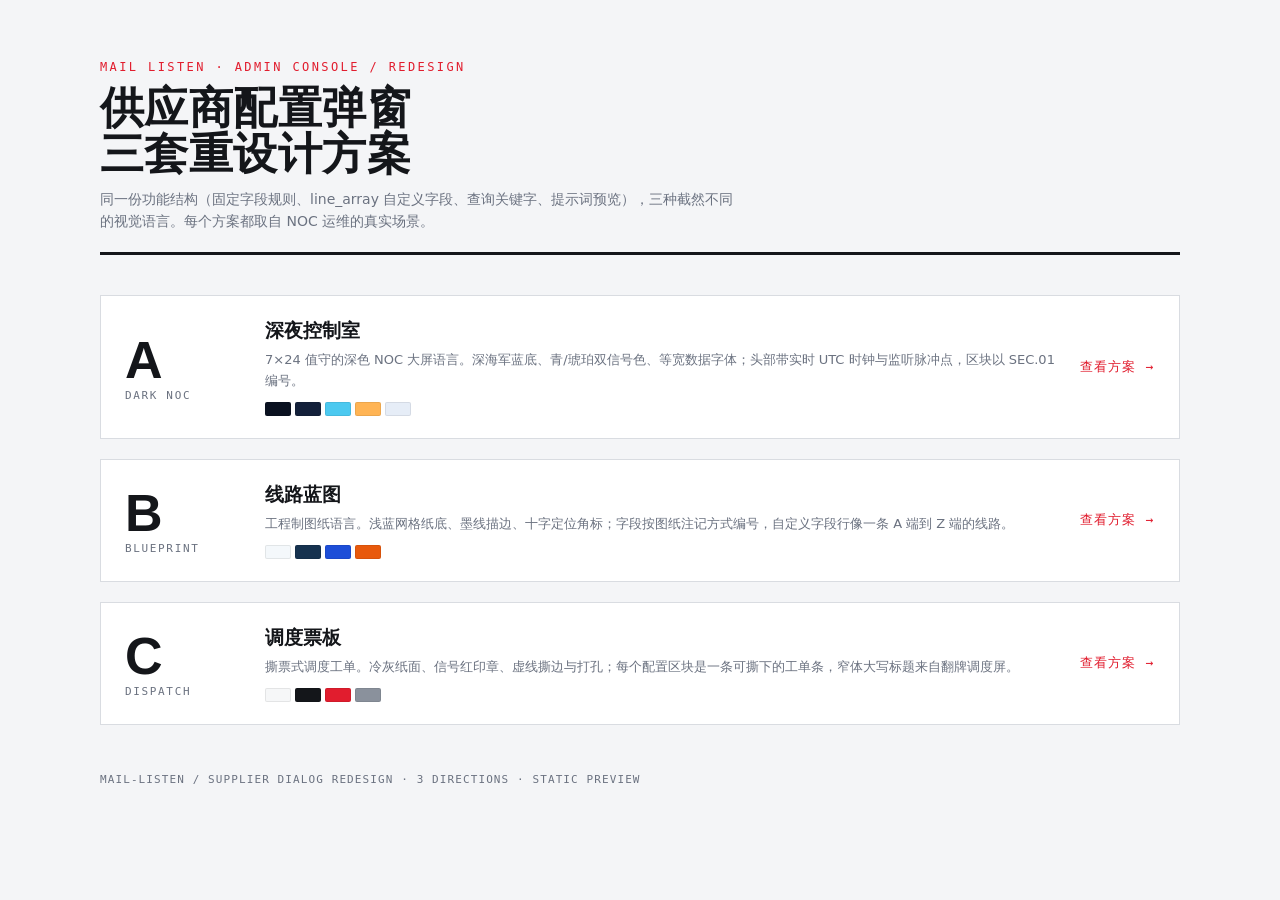
<file: mail-listen/static/design/index.html>
<!doctype html>
<html lang="zh-CN">
<head>
<meta charset="utf-8">
<meta name="viewport" content="width=device-width, initial-scale=1">
<title>供应商配置弹窗 · 三套重设计方案</title>
<style>
  :root{
    --ink:#14161a; --paper:#f4f5f7; --muted:#6b7280; --line:#d9dce1; --red:#e11d2e;
  }
  *{box-sizing:border-box;margin:0}
  body{
    background:var(--paper); color:var(--ink);
    font-family:"Helvetica Neue","PingFang SC",system-ui,sans-serif;
    padding:48px 24px 80px;
  }
  .wrap{max-width:1080px;margin:0 auto}
  header{margin-bottom:40px;border-bottom:3px solid var(--ink);padding-bottom:20px}
  header .eyebrow{
    font-family:"SF Mono",Menlo,Consolas,monospace; font-size:12px; letter-spacing:.2em;
    color:var(--red); text-transform:uppercase; margin-bottom:8px;
  }
  header h1{
    font-family:"Avenir Next Condensed","Helvetica Neue","PingFang SC",sans-serif;
    font-size:44px; line-height:1.05; letter-spacing:.01em; text-transform:uppercase;
  }
  header p{margin-top:10px;color:var(--muted);max-width:640px;font-size:14px;line-height:1.6}
  .plans{display:grid;gap:20px}
  .plan{
    display:grid; grid-template-columns:120px 1fr auto; gap:20px; align-items:center;
    border:1px solid var(--line); background:#fff; padding:22px 24px;
    text-decoration:none; color:inherit;
    transition:transform .15s ease, box-shadow .15s ease;
  }
  .plan:hover{transform:translateY(-2px);box-shadow:0 12px 32px rgb(20 22 26 / 12%)}
  .plan:focus-visible{outline:3px solid var(--red);outline-offset:2px}
  .plan .no{
    font-family:"Avenir Next Condensed","Helvetica Neue",sans-serif;
    font-size:52px; font-weight:700; line-height:1; color:var(--ink);
  }
  .plan .no small{display:block;font-family:"SF Mono",Menlo,monospace;font-size:11px;color:var(--muted);letter-spacing:.15em;margin-top:4px;font-weight:400}
  .plan h2{font-size:19px;margin-bottom:6px}
  .plan p{font-size:13px;color:var(--muted);line-height:1.6}
  .plan .tags{margin-top:8px;display:flex;gap:6px;flex-wrap:wrap}
  .plan .tag{
    font-family:"SF Mono",Menlo,monospace; font-size:11px; padding:3px 8px;
    border:1px solid var(--line); color:var(--muted); border-radius:3px;
  }
  .plan .go{
    font-family:"SF Mono",Menlo,monospace; font-size:13px; letter-spacing:.1em;
    color:var(--red); white-space:nowrap;
  }
  .swatch-row{display:flex;gap:4px;margin-top:10px}
  .swatch{width:26px;height:14px;border-radius:2px;border:1px solid rgb(0 0 0 / 8%)}
  footer{margin-top:48px;font-family:"SF Mono",Menlo,monospace;font-size:11px;color:var(--muted);letter-spacing:.1em}
  @media (max-width:720px){.plan{grid-template-columns:1fr}.plan .no{font-size:36px}}
</style>
</head>
<body>
<div class="wrap">
  <header>
    <p class="eyebrow">Mail Listen · Admin Console / Redesign</p>
    <h1>供应商配置弹窗<br>三套重设计方案</h1>
    <p>同一份功能结构（固定字段规则、line_array 自定义字段、查询关键字、提示词预览），三种截然不同的视觉语言。每个方案都取自 NOC 运维的真实场景。</p>
  </header>

  <div class="plans">
    <a class="plan" href="plan-a.html">
      <div class="no">A<small>DARK NOC</small></div>
      <div>
        <h2>深夜控制室</h2>
        <p>7×24 值守的深色 NOC 大屏语言。深海军蓝底、青/琥珀双信号色、等宽数据字体；头部带实时 UTC 时钟与监听脉冲点，区块以 SEC.01 编号。</p>
        <div class="swatch-row">
          <span class="swatch" style="background:#0a1120"></span>
          <span class="swatch" style="background:#13203a"></span>
          <span class="swatch" style="background:#4cc9f0"></span>
          <span class="swatch" style="background:#ffb454"></span>
          <span class="swatch" style="background:#e6edf7"></span>
        </div>
      </div>
      <span class="go">查看方案 →</span>
    </a>

    <a class="plan" href="plan-b.html">
      <div class="no">B<small>BLUEPRINT</small></div>
      <div>
        <h2>线路蓝图</h2>
        <p>工程制图纸语言。浅蓝网格纸底、墨线描边、十字定位角标；字段按图纸注记方式编号，自定义字段行像一条 A 端到 Z 端的线路。</p>
        <div class="swatch-row">
          <span class="swatch" style="background:#f4f8fb"></span>
          <span class="swatch" style="background:#16324f"></span>
          <span class="swatch" style="background:#1d4ed8"></span>
          <span class="swatch" style="background:#e8590c"></span>
        </div>
      </div>
      <span class="go">查看方案 →</span>
    </a>

    <a class="plan" href="plan-c.html">
      <div class="no">C<small>DISPATCH</small></div>
      <div>
        <h2>调度票板</h2>
        <p>撕票式调度工单。冷灰纸面、信号红印章、虚线撕边与打孔；每个配置区块是一条可撕下的工单条，窄体大写标题来自翻牌调度屏。</p>
        <div class="swatch-row">
          <span class="swatch" style="background:#f6f7f8"></span>
          <span class="swatch" style="background:#14161a"></span>
          <span class="swatch" style="background:#e11d2e"></span>
          <span class="swatch" style="background:#8a919c"></span>
        </div>
      </div>
      <span class="go">查看方案 →</span>
    </a>
  </div>

  <footer>MAIL-LISTEN / SUPPLIER DIALOG REDESIGN · 3 DIRECTIONS · STATIC PREVIEW</footer>
</div>
</body>
</html>
</file>
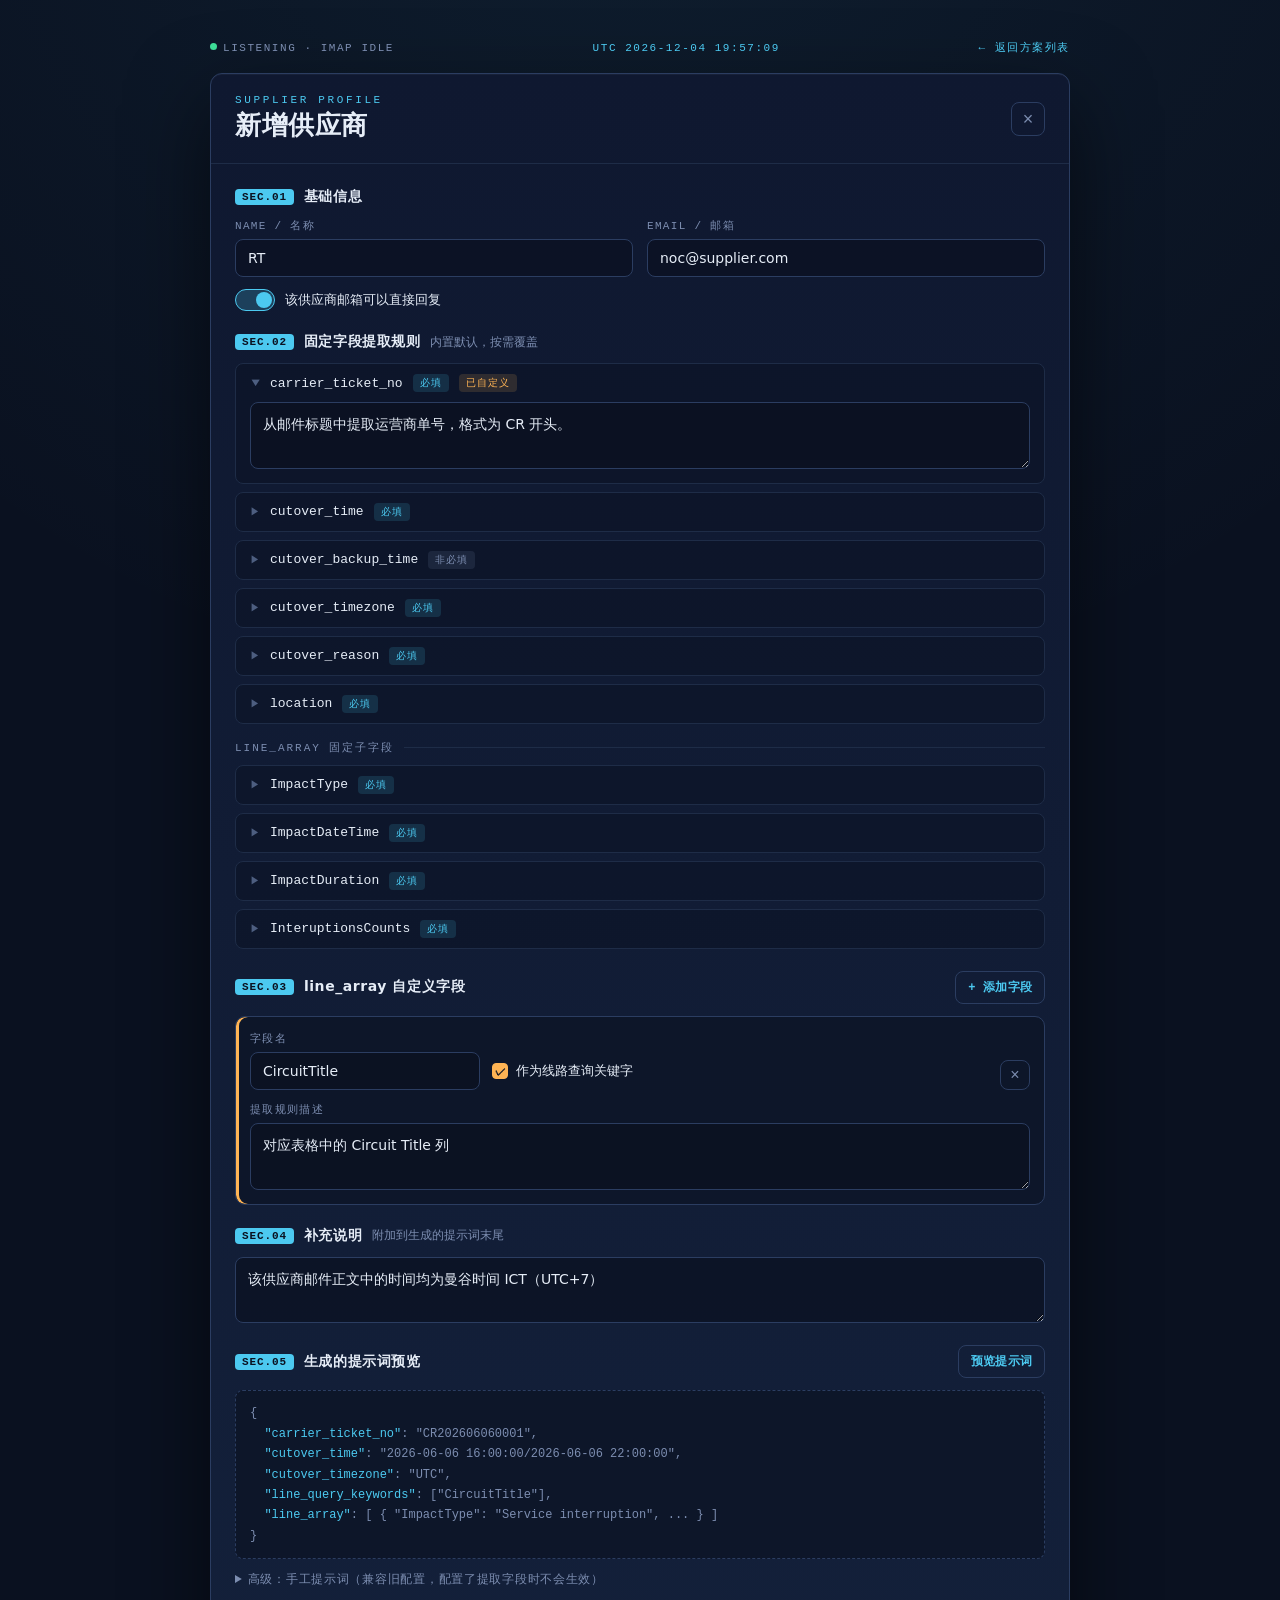
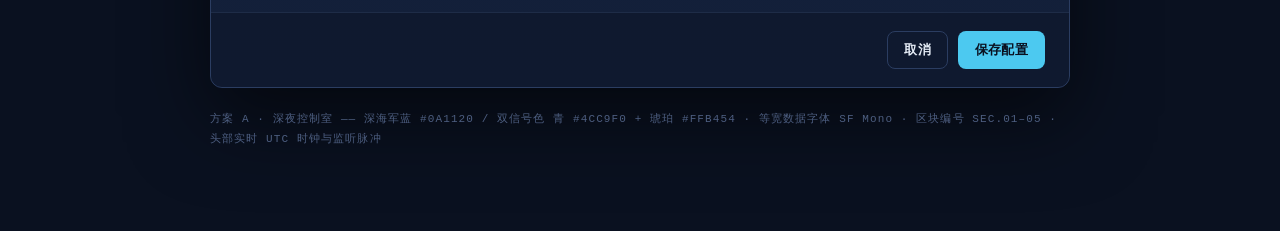
<file: mail-listen/static/design/plan-a.html>
<!doctype html>
<html lang="zh-CN">
<head>
<meta charset="utf-8">
<meta name="viewport" content="width=device-width, initial-scale=1">
<title>方案 A · 深夜控制室 — 供应商配置弹窗</title>
<style>
  /* ============ 方案 A：深夜控制室 Dark NOC ============
     场景：7×24 NOC 值守大屏。深色降低夜间值守视觉疲劳，
     青色=正常信号，琥珀=需要注意（自定义/已修改）。
  ==================================================== */
  :root{
    --bg:#0a1120; --panel:#0f1830; --panel-2:#13203a;
    --line:#1e2c47; --line-strong:#2b3d61;
    --text:#e6edf7; --muted:#7c8db0; --dim:#4d5e80;
    --cyan:#4cc9f0; --amber:#ffb454; --green:#3ddc97;
    --danger:#ff6b6b;
    --mono:"SF Mono","JetBrains Mono",Menlo,Consolas,monospace;
    --disp:"Avenir Next Condensed","Helvetica Neue","PingFang SC",sans-serif;
    --body:"Helvetica Neue","PingFang SC",system-ui,sans-serif;
  }
  *{box-sizing:border-box;margin:0}
  body{
    background:
      radial-gradient(ellipse 80% 50% at 50% -10%, rgb(76 201 240 / 7%), transparent),
      var(--bg);
    color:var(--text); font-family:var(--body);
    min-height:100dvh; padding:40px 20px 80px;
  }
  .topbar{
    max-width:860px;margin:0 auto 18px;display:flex;justify-content:space-between;align-items:center;
    font-family:var(--mono);font-size:11px;letter-spacing:.14em;color:var(--muted);text-transform:uppercase;
  }
  .topbar a{color:var(--cyan);text-decoration:none}
  .topbar a:hover{text-decoration:underline}
  .utc-clock{color:var(--cyan)}
  .status-dot{
    display:inline-block;width:7px;height:7px;border-radius:50%;background:var(--green);
    margin-right:6px;vertical-align:1px;animation:pulse 2s ease-in-out infinite;
  }
  @keyframes pulse{0%,100%{opacity:1;box-shadow:0 0 0 0 rgb(61 220 151 / 45%)}50%{opacity:.55;box-shadow:0 0 0 5px rgb(61 220 151 / 0)}}

  /* ---------- 弹窗主体 ---------- */
  .dialog{
    max-width:860px;margin:0 auto;border:1px solid var(--line-strong);border-radius:12px;
    background:linear-gradient(180deg,var(--panel),var(--panel-2));
    box-shadow:0 30px 80px rgb(0 0 0 / 55%), inset 0 1px 0 rgb(255 255 255 / 4%);
    overflow:hidden;
  }
  .dialog-head{
    display:flex;align-items:center;justify-content:space-between;gap:16px;
    padding:20px 24px;border-bottom:1px solid var(--line);
  }
  .dialog-head .eyebrow{
    font-family:var(--mono);font-size:11px;letter-spacing:.24em;color:var(--cyan);text-transform:uppercase;
  }
  .dialog-head h1{font-family:var(--disp);font-size:26px;font-weight:700;letter-spacing:.02em;margin-top:2px}
  .close-btn{
    width:34px;height:34px;border-radius:8px;border:1px solid var(--line-strong);
    background:transparent;color:var(--muted);font-size:18px;line-height:1;transition:.15s;
  }
  .close-btn:hover{color:var(--text);border-color:var(--cyan)}
  .dialog-body{padding:24px;display:grid;gap:22px}

  /* ---------- 区块：SEC 编号 ---------- */
  .sec{display:grid;gap:12px}
  .sec-head{display:flex;align-items:center;gap:10px}
  .sec-no{
    font-family:var(--mono);font-size:11px;color:var(--bg);background:var(--cyan);
    padding:2px 7px;border-radius:4px;letter-spacing:.08em;font-weight:700;
  }
  .sec-head h2{font-size:14px;font-weight:700;letter-spacing:.04em}
  .sec-head .note{font-size:12px;color:var(--muted)}
  .sec-head .spacer{flex:1}

  /* ---------- 表单控件 ---------- */
  .field-grid{display:grid;grid-template-columns:1fr 1fr;gap:14px}
  label.f{display:grid;gap:6px}
  label.f > span, .lbl{
    font-family:var(--mono);font-size:11px;letter-spacing:.12em;color:var(--muted);text-transform:uppercase;
  }
  input[type=text],input[type=email],textarea{
    width:100%;background:rgb(10 17 32 / 70%);border:1px solid var(--line-strong);border-radius:8px;
    color:var(--text);padding:10px 12px;font:14px var(--body);outline:none;transition:border-color .15s, box-shadow .15s;
  }
  input::placeholder,textarea::placeholder{color:var(--dim)}
  input:focus,textarea:focus,button:focus-visible,summary:focus-visible{
    border-color:var(--cyan);box-shadow:0 0 0 3px rgb(76 201 240 / 18%);outline:none;
  }
  textarea{resize:vertical;min-height:0;line-height:1.6}

  /* 开关 */
  .switch-row{display:flex;align-items:center;gap:10px}
  .switch{
    position:relative;width:40px;height:22px;border-radius:999px;border:1px solid var(--line-strong);
    background:rgb(10 17 32 / 80%);appearance:none;cursor:pointer;transition:.15s;flex:none;
  }
  .switch::after{
    content:"";position:absolute;top:2px;left:2px;width:16px;height:16px;border-radius:50%;
    background:var(--muted);transition:.15s;
  }
  .switch:checked{background:rgb(76 201 240 / 22%);border-color:var(--cyan)}
  .switch:checked::after{left:20px;background:var(--cyan)}
  .switch-row span{font-size:13px;color:var(--text)}

  /* ---------- 固定字段列表 ---------- */
  .fixed-list{display:grid;gap:8px}
  details.ff{
    border:1px solid var(--line);border-radius:8px;background:rgb(10 17 32 / 45%);
    transition:border-color .15s;
  }
  details.ff:hover{border-color:var(--line-strong)}
  details.ff summary{
    list-style:none;cursor:pointer;display:flex;align-items:center;gap:10px;
    padding:10px 14px;font-family:var(--mono);font-size:13px;
  }
  details.ff summary::-webkit-details-marker{display:none}
  details.ff summary .caret{color:var(--dim);font-size:10px;transition:transform .15s}
  details.ff[open] summary .caret{transform:rotate(90deg)}
  .badge{
    font-size:10px;padding:2px 7px;border-radius:4px;letter-spacing:.1em;font-family:var(--mono);
  }
  .badge.req{background:rgb(76 201 240 / 14%);color:var(--cyan)}
  .badge.opt{background:rgb(124 141 176 / 14%);color:var(--muted)}
  .badge.mod{background:rgb(255 180 84 / 14%);color:var(--amber)}
  details.ff .body{padding:0 14px 14px;display:grid;gap:8px}
  .sub-title{
    font-family:var(--mono);font-size:11px;letter-spacing:.18em;color:var(--muted);
    text-transform:uppercase;margin:8px 0 2px;display:flex;align-items:center;gap:10px;
  }
  .sub-title::after{content:"";flex:1;height:1px;background:var(--line)}

  /* ---------- 自定义字段行 ---------- */
  .line-card{
    border:1px solid var(--line-strong);border-radius:10px;padding:14px;
    background:rgb(10 17 32 / 55%);display:grid;gap:12px;position:relative;
    box-shadow:inset 3px 0 0 var(--amber);
  }
  .line-top{display:flex;align-items:flex-end;gap:12px;flex-wrap:wrap}
  .line-top .f-name{width:230px;flex:none}
  .check{display:flex;align-items:center;gap:8px;font-size:13px;cursor:pointer;margin-bottom:10px}
  .check input{
    appearance:none;width:16px;height:16px;border:1px solid var(--line-strong);border-radius:4px;
    background:transparent;cursor:pointer;display:grid;place-items:center;transition:.15s;
  }
  .check input:checked{background:var(--amber);border-color:var(--amber)}
  .check input:checked::after{content:"✓";font-size:11px;color:var(--bg);font-weight:700}
  .del-btn{
    width:30px;height:30px;border-radius:8px;border:1px solid var(--line-strong);background:transparent;
    color:var(--muted);font-size:16px;margin-left:auto;transition:.15s;flex:none;
  }
  .del-btn:hover{color:var(--danger);border-color:var(--danger)}

  /* ---------- 按钮 ---------- */
  .btn{
    border-radius:8px;padding:9px 16px;font:700 13px var(--body);letter-spacing:.02em;
    cursor:pointer;border:1px solid transparent;transition:.15s;
  }
  .btn.ghost{background:transparent;border-color:var(--line-strong);color:var(--text)}
  .btn.ghost:hover{border-color:var(--cyan);color:var(--cyan)}
  .btn.primary{background:var(--cyan);color:var(--bg)}
  .btn.primary:hover{background:#6fd7f5}
  .btn.add{background:transparent;border-color:var(--line-strong);color:var(--cyan);font-family:var(--mono);font-size:12px;padding:7px 12px}
  .btn.add:hover{border-color:var(--cyan)}

  /* ---------- 预览区 ---------- */
  .preview-box{
    border:1px dashed var(--line-strong);border-radius:8px;background:rgb(10 17 32 / 60%);
    padding:12px 14px;font-family:var(--mono);font-size:12px;line-height:1.7;color:var(--muted);
    white-space:pre-wrap;max-height:180px;overflow:auto;
  }
  .preview-box b{color:var(--cyan);font-weight:400}

  details.advanced summary{
    cursor:pointer;font-family:var(--mono);font-size:12px;color:var(--muted);letter-spacing:.06em;
  }
  details.advanced summary:hover{color:var(--text)}
  details.advanced{display:grid;gap:10px}

  .dialog-foot{
    display:flex;justify-content:flex-end;gap:10px;padding:18px 24px;border-top:1px solid var(--line);
    background:rgb(10 17 32 / 40%);
  }
  .plan-note{
    max-width:860px;margin:22px auto 0;font-family:var(--mono);font-size:11px;
    color:var(--dim);letter-spacing:.1em;line-height:1.8;
  }
  @media (max-width:640px){.field-grid{grid-template-columns:1fr}.line-top .f-name{width:100%}}
  @media (prefers-reduced-motion:reduce){*{animation:none!important;transition:none!important}}
</style>
</head>
<body>
  <div class="topbar">
    <span><span class="status-dot"></span>LISTENING · IMAP IDLE</span>
    <span class="utc-clock" id="utcClock">UTC --:--:--</span>
    <a href="index.html">← 返回方案列表</a>
  </div>

  <section class="dialog" aria-label="新增供应商">
    <div class="dialog-head">
      <div>
        <p class="eyebrow">Supplier Profile</p>
        <h1>新增供应商</h1>
      </div>
      <button class="close-btn" type="button" aria-label="关闭">×</button>
    </div>

    <div class="dialog-body">
      <!-- SEC.01 基础信息 -->
      <div class="sec">
        <div class="sec-head"><span class="sec-no">SEC.01</span><h2>基础信息</h2></div>
        <div class="field-grid">
          <label class="f"><span>Name / 名称</span><input type="text" value="RT" placeholder="例如 RT"></label>
          <label class="f"><span>Email / 邮箱</span><input type="email" value="noc@supplier.com" placeholder="noc@supplier.com"></label>
        </div>
        <div class="switch-row">
          <input class="switch" type="checkbox" id="canReply" checked>
          <span>该供应商邮箱可以直接回复</span>
        </div>
      </div>

      <!-- SEC.02 固定字段 -->
      <div class="sec">
        <div class="sec-head">
          <span class="sec-no">SEC.02</span><h2>固定字段提取规则</h2>
          <span class="note">内置默认，按需覆盖</span>
        </div>
        <div class="fixed-list">
          <details class="ff" open>
            <summary><span class="caret">▶</span>carrier_ticket_no <span class="badge req">必填</span> <span class="badge mod">已自定义</span></summary>
            <div class="body">
              <textarea rows="2">从邮件标题中提取运营商单号，格式为 CR 开头。</textarea>
            </div>
          </details>
          <details class="ff">
            <summary><span class="caret">▶</span>cutover_time <span class="badge req">必填</span></summary>
            <div class="body"><textarea rows="2">从邮件正文中提取割接时间，并转换为 UTC 时间。对应邮件内容中：Start Time 和 End Time。</textarea></div>
          </details>
          <details class="ff">
            <summary><span class="caret">▶</span>cutover_backup_time <span class="badge opt">非必填</span></summary>
            <div class="body"><textarea rows="2">提取备用割接时间（Backup Time / Reserve Time 等），规则与 cutover_time 一致。</textarea></div>
          </details>
          <details class="ff">
            <summary><span class="caret">▶</span>cutover_timezone <span class="badge req">必填</span></summary>
            <div class="body"><textarea rows="2">转换为 UTC 则输出 UTC；原文无明确时区则输出空字符串。</textarea></div>
          </details>
          <details class="ff">
            <summary><span class="caret">▶</span>cutover_reason <span class="badge req">必填</span></summary>
            <div class="body"><textarea rows="2">优先提取 Reason 字段后的完整原因描述，不根据常识补充。</textarea></div>
          </details>
          <details class="ff">
            <summary><span class="caret">▶</span>location <span class="badge req">必填</span></summary>
            <div class="body"><textarea rows="2">提取割接地点 / Site / POP / DC / A End / Z End 等字段内容。</textarea></div>
          </details>

          <p class="sub-title">line_array 固定子字段</p>
          <details class="ff">
            <summary><span class="caret">▶</span>ImpactType <span class="badge req">必填</span></summary>
            <div class="body"><textarea rows="2">影响类型，根据 Downtime 判断：中断、闪断、Service interruption 等。</textarea></div>
          </details>
          <details class="ff">
            <summary><span class="caret">▶</span>ImpactDateTime <span class="badge req">必填</span></summary>
            <div class="body"><textarea rows="2">与 cutover_time 保持一致，转换为北京时间 UTC+8。</textarea></div>
          </details>
          <details class="ff">
            <summary><span class="caret">▶</span>ImpactDuration <span class="badge req">必填</span></summary>
            <div class="body"><textarea rows="2">影响时长，从 Downtime 获取；无影响则为 0。</textarea></div>
          </details>
          <details class="ff">
            <summary><span class="caret">▶</span>InteruptionsCounts <span class="badge req">必填</span></summary>
            <div class="body"><textarea rows="2">默认值 1。</textarea></div>
          </details>
        </div>
      </div>

      <!-- SEC.03 自定义字段 -->
      <div class="sec">
        <div class="sec-head">
          <span class="sec-no">SEC.03</span><h2>line_array 自定义字段</h2>
          <span class="spacer"></span>
          <button class="btn add" type="button">+ 添加字段</button>
        </div>
        <div class="line-card">
          <div class="line-top">
            <label class="f f-name"><span>字段名</span><input type="text" value="CircuitTitle"></label>
            <label class="check"><input type="checkbox" checked>作为线路查询关键字</label>
            <button class="del-btn" type="button" aria-label="删除该字段">×</button>
          </div>
          <label class="f"><span>提取规则描述</span><textarea rows="2" placeholder="描述该字段在线路表格中的对应列和提取方式">对应表格中的 Circuit Title 列</textarea></label>
        </div>
      </div>

      <!-- SEC.04 补充说明 -->
      <div class="sec">
        <div class="sec-head"><span class="sec-no">SEC.04</span><h2>补充说明</h2><span class="note">附加到生成的提示词末尾</span></div>
        <textarea rows="2" placeholder="例如：该供应商邮件正文中的时间均为曼谷时间 ICT（UTC+7）">该供应商邮件正文中的时间均为曼谷时间 ICT（UTC+7）</textarea>
      </div>

      <!-- SEC.05 预览 -->
      <div class="sec">
        <div class="sec-head">
          <span class="sec-no">SEC.05</span><h2>生成的提示词预览</h2>
          <span class="spacer"></span>
          <button class="btn add" type="button">预览提示词</button>
        </div>
        <div class="preview-box">{
  <b>"carrier_ticket_no"</b>: "CR202606060001",
  <b>"cutover_time"</b>: "2026-06-06 16:00:00/2026-06-06 22:00:00",
  <b>"cutover_timezone"</b>: "UTC",
  <b>"line_query_keywords"</b>: ["CircuitTitle"],
  <b>"line_array"</b>: [ { "ImpactType": "Service interruption", ... } ]
}</div>
        <details class="advanced">
          <summary>高级：手工提示词（兼容旧配置，配置了提取字段时不会生效）</summary>
          <textarea rows="3" placeholder="未配置提取字段时，使用此处手工填写的提示词"></textarea>
        </details>
      </div>
    </div>

    <div class="dialog-foot">
      <button class="btn ghost" type="button">取消</button>
      <button class="btn primary" type="button">保存配置</button>
    </div>
  </section>

  <p class="plan-note">
    方案 A · 深夜控制室 —— 深海军蓝 #0A1120 / 双信号色 青 #4CC9F0 + 琥珀 #FFB454 ·
    等宽数据字体 SF Mono · 区块编号 SEC.01–05 · 头部实时 UTC 时钟与监听脉冲
  </p>

<script>
  function tick(){
    const d = new Date();
    const p = (n) => String(n).padStart(2, "0");
    document.getElementById("utcClock").textContent =
      `UTC ${d.getUTCFullYear()}-${p(d.getUTCMonth()+1)}-${p(d.getUTCDate())} ${p(d.getUTCHours())}:${p(d.getUTCMinutes())}:${p(d.getUTCSeconds())}`;
  }
  tick(); setInterval(tick, 1000);
</script>
</body>
</html>
</file>
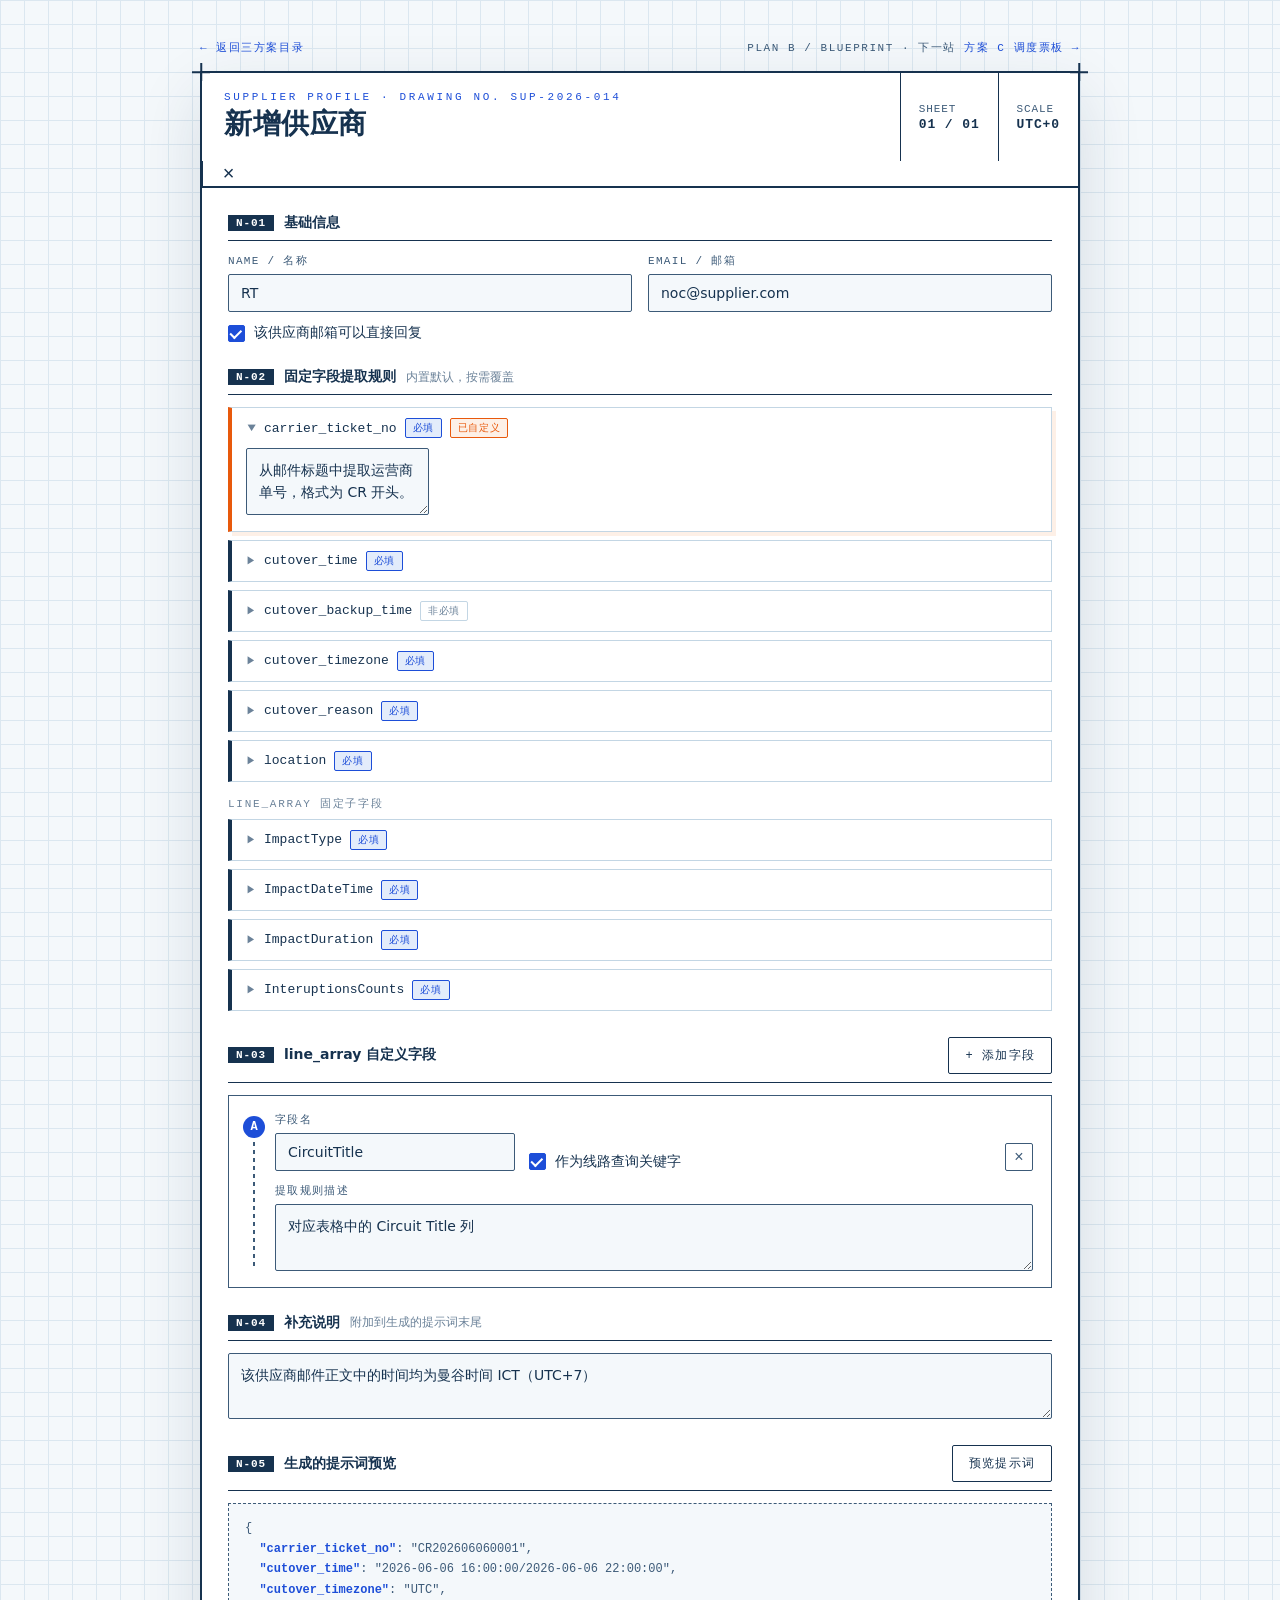
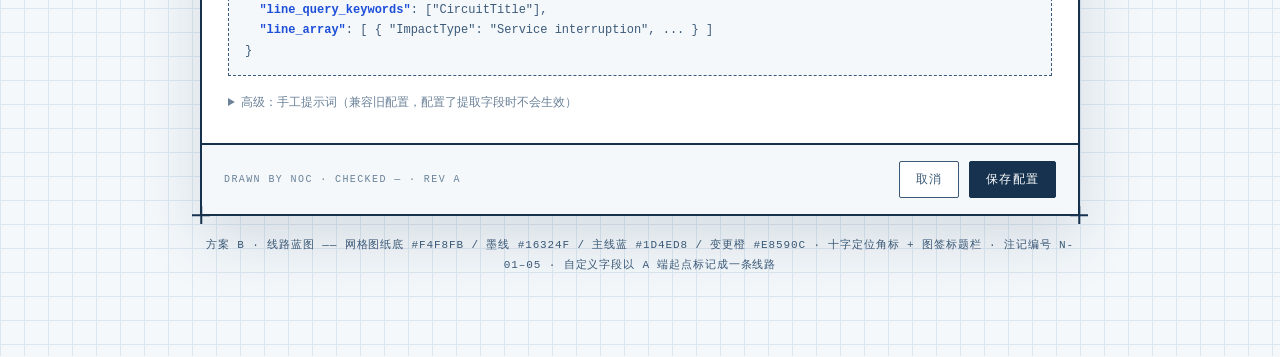
<file: mail-listen/static/design/plan-b.html>
<!doctype html>
<html lang="zh-CN">
<head>
<meta charset="utf-8">
<meta name="viewport" content="width=device-width, initial-scale=1">
<title>方案 B · 线路蓝图 — 供应商配置弹窗</title>
<style>
  /* ============ 方案 B：线路蓝图 Blueprint ============
     场景：线路开通图纸。配置一个供应商就像绘制一张割接影响图：
     网格纸底、墨线描边、十字定位角标、图纸标题栏与注记编号。
     橙色=现场变更（自定义规则），蓝=图纸主线。
  ==================================================== */
  :root{
    --paper:#f4f8fb; --grid:#dbe7f0; --grid-strong:#c3d6e4;
    --ink:#16324f; --ink-soft:#3c5a78; --muted:#6b8299;
    --blue:#1d4ed8; --blue-soft:#e3ecfb;
    --orange:#e8590c; --orange-soft:#fdf0e7;
    --white:#ffffff;
    --mono:"SF Mono","JetBrains Mono",Menlo,Consolas,monospace;
    --disp:"Avenir Next Condensed","Helvetica Neue","PingFang SC",sans-serif;
    --body:"Helvetica Neue","PingFang SC",system-ui,sans-serif;
  }
  *{box-sizing:border-box;margin:0}
  body{
    background:
      linear-gradient(var(--grid) 1px, transparent 1px),
      linear-gradient(90deg, var(--grid) 1px, transparent 1px),
      linear-gradient(var(--grid-strong) 1px, transparent 1px),
      linear-gradient(90deg, var(--grid-strong) 1px, transparent 1px),
      var(--paper);
    background-size:24px 24px,24px 24px,120px 120px,120px 120px,auto;
    color:var(--ink); font-family:var(--body);
    min-height:100dvh; padding:40px 20px 80px;
  }
  .topbar{
    max-width:880px;margin:0 auto 16px;display:flex;justify-content:space-between;align-items:center;
    font-family:var(--mono);font-size:11px;letter-spacing:.14em;color:var(--ink-soft);text-transform:uppercase;
  }
  .topbar a{color:var(--blue);text-decoration:none}
  .topbar a:hover{text-decoration:underline}

  /* ---------- 图纸框：十字定位角标 ---------- */
  .sheet{
    position:relative; max-width:880px; margin:0 auto;
    border:2px solid var(--ink); background:var(--white);
    box-shadow:0 24px 60px rgb(22 50 79 / 14%);
  }
  .cross{position:absolute;width:18px;height:18px;pointer-events:none}
  .cross::before,.cross::after{content:"";position:absolute;background:var(--ink)}
  .cross::before{left:50%;top:0;width:1.5px;height:100%;transform:translateX(-50%)}
  .cross::after{top:50%;left:0;height:1.5px;width:100%;transform:translateY(-50%)}
  .cross.tl{top:-10px;left:-10px}.cross.tr{top:-10px;right:-10px}
  .cross.bl{bottom:-10px;left:-10px}.cross.br{bottom:-10px;right:-10px}

  /* ---------- 图纸标题栏 ---------- */
  .title-block{
    display:grid;grid-template-columns:1fr auto auto;align-items:stretch;
    border-bottom:2px solid var(--ink);
  }
  .title-block .main{padding:18px 22px}
  .title-block .eyebrow{
    font-family:var(--mono);font-size:11px;letter-spacing:.24em;color:var(--blue);text-transform:uppercase;
  }
  .title-block h1{font-family:var(--disp);font-size:28px;font-weight:700;letter-spacing:.02em;margin-top:2px}
  .title-block .cell{
    border-left:1.5px solid var(--ink);padding:12px 18px;
    display:flex;flex-direction:column;justify-content:center;gap:2px;
    font-family:var(--mono);font-size:11px;letter-spacing:.08em;color:var(--ink-soft);
  }
  .title-block .cell b{font-size:13px;color:var(--ink)}
  .close-btn{
    border:none;border-left:1.5px solid var(--ink);background:transparent;width:52px;
    font-size:20px;color:var(--ink);cursor:pointer;transition:.15s;
  }
  .close-btn:hover{background:var(--blue-soft);color:var(--blue)}

  .sheet-body{padding:26px;display:grid;gap:26px}

  /* ---------- 区块：图纸注记编号 ---------- */
  .note-sec{display:grid;gap:12px}
  .note-head{display:flex;align-items:center;gap:10px;border-bottom:1.5px solid var(--ink);padding-bottom:8px}
  .note-no{
    font-family:var(--mono);font-size:11px;font-weight:700;color:var(--white);background:var(--ink);
    padding:2px 8px;letter-spacing:.08em;
  }
  .note-head h2{font-size:14px;font-weight:700}
  .note-head .hint{font-size:12px;color:var(--muted)}
  .note-head .spacer{flex:1}

  /* ---------- 表单控件 ---------- */
  .field-grid{display:grid;grid-template-columns:1fr 1fr;gap:16px}
  label.f{display:grid;gap:6px}
  label.f > span,.lbl{
    font-family:var(--mono);font-size:11px;letter-spacing:.12em;color:var(--ink-soft);text-transform:uppercase;
  }
  input[type="text"],input[type="email"],textarea{
    font-family:var(--body);font-size:14px;color:var(--ink);
    background:var(--paper);border:1.5px solid var(--ink-soft);border-radius:2px;
    padding:10px 12px;transition:border-color .15s, box-shadow .15s, background .15s;
  }
  input:focus,textarea:focus{
    outline:none;border-color:var(--blue);background:var(--white);
    box-shadow:3px 3px 0 var(--blue-soft);
  }
  textarea{resize:vertical;line-height:1.6}

  .check-row{display:flex;align-items:center;gap:9px;font-size:13.5px;color:var(--ink)}
  .check-row input{
    appearance:none;width:17px;height:17px;border:1.5px solid var(--ink-soft);border-radius:2px;
    background:var(--white);display:grid;place-content:center;cursor:pointer;transition:.15s;
  }
  .check-row input:checked{background:var(--blue);border-color:var(--blue)}
  .check-row input:checked::before{
    content:"";width:9px;height:5px;border-left:2px solid var(--white);border-bottom:2px solid var(--white);
    transform:rotate(-45deg) translateY(-1px);
  }
  .check-row input:focus-visible{outline:2px solid var(--blue);outline-offset:2px}

  /* ---------- 固定字段：图纸条目 ---------- */
  .fixed-list{display:grid;gap:8px}
  details.ff{border:1.5px solid var(--grid-strong);border-left:4px solid var(--ink);background:var(--white);transition:.15s}
  details.ff[open]{border-left-color:var(--blue);box-shadow:4px 4px 0 var(--blue-soft)}
  details.ff.changed{border-left-color:var(--orange)}
  details.ff.changed[open]{box-shadow:4px 4px 0 var(--orange-soft)}
  details.ff summary{
    list-style:none;cursor:pointer;display:flex;align-items:center;gap:8px;flex-wrap:wrap;
    padding:10px 14px;font-family:var(--mono);font-size:13px;color:var(--ink);
  }
  details.ff summary::-webkit-details-marker{display:none}
  details.ff summary .caret{color:var(--muted);font-size:10px;transition:transform .15s}
  details.ff[open] summary .caret{transform:rotate(90deg)}
  details.ff .body{padding:0 14px 12px}
  .badge{
    font-family:var(--mono);font-size:10px;letter-spacing:.06em;padding:2px 7px;border-radius:2px;
    border:1px solid var(--grid-strong);color:var(--muted);
  }
  .badge.req{border-color:var(--blue);color:var(--blue);background:var(--blue-soft)}
  .badge.mod{border-color:var(--orange);color:var(--orange);background:var(--orange-soft)}
  .sub-title{
    font-family:var(--mono);font-size:11px;letter-spacing:.16em;color:var(--muted);
    text-transform:uppercase;margin-top:6px;
  }

  /* ---------- 自定义字段：一条 A→Z 的线路 ---------- */
  .route-card{
    position:relative;border:1.5px solid var(--ink-soft);background:var(--white);
    padding:16px 18px 16px 46px;
  }
  .route-card::before{
    content:"A";position:absolute;left:14px;top:20px;
    font-family:var(--mono);font-size:12px;font-weight:700;color:var(--white);
    background:var(--blue);width:22px;height:22px;border-radius:50%;
    display:grid;place-content:center;
  }
  .route-card::after{
    content:"";position:absolute;left:24px;top:46px;bottom:18px;width:1.5px;
    background:repeating-linear-gradient(var(--ink-soft) 0 4px, transparent 4px 8px);
  }
  .route-top{display:flex;align-items:flex-end;gap:14px;flex-wrap:wrap;margin-bottom:12px}
  .route-top .f-name{width:240px}
  .del-btn{
    margin-left:auto;width:28px;height:28px;border:1.5px solid var(--ink-soft);border-radius:2px;
    background:var(--white);color:var(--ink-soft);font-size:16px;line-height:1;cursor:pointer;transition:.15s;
  }
  .del-btn:hover{border-color:var(--orange);color:var(--orange);background:var(--orange-soft)}

  /* ---------- 按钮 ---------- */
  .btn{
    font-family:var(--mono);font-size:12px;letter-spacing:.1em;text-transform:uppercase;
    padding:9px 16px;border-radius:2px;cursor:pointer;transition:.15s;border:1.5px solid var(--ink);
  }
  .btn.add{background:var(--white);color:var(--ink)}
  .btn.add:hover{background:var(--blue);border-color:var(--blue);color:var(--white);box-shadow:3px 3px 0 var(--blue-soft)}
  .btn.primary{background:var(--ink);color:var(--white)}
  .btn.primary:hover{background:var(--blue);border-color:var(--blue);box-shadow:3px 3px 0 var(--blue-soft)}
  .btn.ghost{background:var(--white);color:var(--ink-soft);border-color:var(--ink-soft)}
  .btn.ghost:hover{color:var(--ink);border-color:var(--ink)}
  .btn:focus-visible{outline:2px solid var(--blue);outline-offset:2px}

  /* ---------- 预览：图纸附表 ---------- */
  .preview-box{
    font-family:var(--mono);font-size:12px;line-height:1.7;color:var(--ink-soft);
    background:var(--paper);border:1.5px dashed var(--ink-soft);padding:14px 16px;
    white-space:pre-wrap;
  }
  .preview-box b{color:var(--blue);font-weight:700}
  details.advanced summary{
    cursor:pointer;font-size:12px;color:var(--muted);padding:6px 0;
  }
  details.advanced textarea{margin-top:8px;width:100%}

  /* ---------- 图签（右下角标题栏） ---------- */
  .sheet-foot{
    display:flex;justify-content:space-between;align-items:center;gap:12px;
    border-top:2px solid var(--ink);padding:16px 22px;background:var(--paper);
  }
  .stamp{
    font-family:var(--mono);font-size:10px;letter-spacing:.14em;color:var(--muted);text-transform:uppercase;
  }

  .plan-note{
    max-width:880px;margin:20px auto 0;font-family:var(--mono);font-size:11px;
    letter-spacing:.08em;color:var(--ink-soft);line-height:1.8;text-align:center;
  }
  @media (max-width:680px){
    .field-grid{grid-template-columns:1fr}
    .title-block{grid-template-columns:1fr}
    .title-block .cell,.close-btn{border-left:none;border-top:1.5px solid var(--ink)}
    .route-card{padding-left:18px}
    .route-card::before,.route-card::after{display:none}
  }
  @media (prefers-reduced-motion:reduce){*{transition:none!important;animation:none!important}}
</style>
</head>
<body>
  <div class="topbar">
    <a href="index.html">← 返回三方案目录</a>
    <span>PLAN B / BLUEPRINT · 下一站 <a href="plan-c.html">方案 C 调度票板 →</a></span>
  </div>

  <section class="sheet" aria-label="新增供应商表单（方案 B 预览）">
    <span class="cross tl"></span><span class="cross tr"></span>
    <span class="cross bl"></span><span class="cross br"></span>

    <div class="title-block">
      <div class="main">
        <p class="eyebrow">Supplier Profile · Drawing No. SUP-2026-014</p>
        <h1>新增供应商</h1>
      </div>
      <div class="cell"><span>SHEET</span><b>01 / 01</b></div>
      <div class="cell"><span>SCALE</span><b>UTC+0</b></div>
      <button class="close-btn" type="button" aria-label="关闭">×</button>
    </div>

    <div class="sheet-body">
      <!-- N-01 基础信息 -->
      <div class="note-sec">
        <div class="note-head"><span class="note-no">N-01</span><h2>基础信息</h2></div>
        <div class="field-grid">
          <label class="f"><span>Name / 名称</span><input type="text" value="RT" placeholder="例如 RT"></label>
          <label class="f"><span>Email / 邮箱</span><input type="email" value="noc@supplier.com" placeholder="noc@supplier.com"></label>
        </div>
        <label class="check-row"><input type="checkbox" checked>该供应商邮箱可以直接回复</label>
      </div>

      <!-- N-02 固定字段 -->
      <div class="note-sec">
        <div class="note-head">
          <span class="note-no">N-02</span><h2>固定字段提取规则</h2>
          <span class="hint">内置默认，按需覆盖</span>
        </div>
        <div class="fixed-list">
          <details class="ff changed" open>
            <summary><span class="caret">▶</span>carrier_ticket_no <span class="badge req">必填</span> <span class="badge mod">已自定义</span></summary>
            <div class="body"><textarea rows="2">从邮件标题中提取运营商单号，格式为 CR 开头。</textarea></div>
          </details>
          <details class="ff">
            <summary><span class="caret">▶</span>cutover_time <span class="badge req">必填</span></summary>
            <div class="body"><textarea rows="2">从邮件正文中提取割接时间，并转换为 UTC 时间。对应邮件内容中：Start Time 和 End Time。</textarea></div>
          </details>
          <details class="ff">
            <summary><span class="caret">▶</span>cutover_backup_time <span class="badge">非必填</span></summary>
            <div class="body"><textarea rows="2">提取备用割接时间（Backup Time / Reserve Time 等），规则与 cutover_time 一致。</textarea></div>
          </details>
          <details class="ff">
            <summary><span class="caret">▶</span>cutover_timezone <span class="badge req">必填</span></summary>
            <div class="body"><textarea rows="2">转换为 UTC 则输出 UTC；原文无明确时区则输出空字符串。</textarea></div>
          </details>
          <details class="ff">
            <summary><span class="caret">▶</span>cutover_reason <span class="badge req">必填</span></summary>
            <div class="body"><textarea rows="2">优先提取 Reason 字段后的完整原因描述，不根据常识补充。</textarea></div>
          </details>
          <details class="ff">
            <summary><span class="caret">▶</span>location <span class="badge req">必填</span></summary>
            <div class="body"><textarea rows="2">提取割接地点 / Site / POP / DC / A End / Z End 等字段内容。</textarea></div>
          </details>

          <p class="sub-title">line_array 固定子字段</p>
          <details class="ff">
            <summary><span class="caret">▶</span>ImpactType <span class="badge req">必填</span></summary>
            <div class="body"><textarea rows="2">影响类型，根据 Downtime 判断：中断、闪断、Service interruption 等。</textarea></div>
          </details>
          <details class="ff">
            <summary><span class="caret">▶</span>ImpactDateTime <span class="badge req">必填</span></summary>
            <div class="body"><textarea rows="2">与 cutover_time 保持一致，转换为北京时间 UTC+8。</textarea></div>
          </details>
          <details class="ff">
            <summary><span class="caret">▶</span>ImpactDuration <span class="badge req">必填</span></summary>
            <div class="body"><textarea rows="2">影响时长，从 Downtime 获取；无影响则为 0。</textarea></div>
          </details>
          <details class="ff">
            <summary><span class="caret">▶</span>InteruptionsCounts <span class="badge req">必填</span></summary>
            <div class="body"><textarea rows="2">默认值 1。</textarea></div>
          </details>
        </div>
      </div>

      <!-- N-03 自定义字段 -->
      <div class="note-sec">
        <div class="note-head">
          <span class="note-no">N-03</span><h2>line_array 自定义字段</h2>
          <span class="spacer"></span>
          <button class="btn add" type="button">+ 添加字段</button>
        </div>
        <div class="route-card">
          <div class="route-top">
            <label class="f f-name"><span>字段名</span><input type="text" value="CircuitTitle"></label>
            <label class="check-row"><input type="checkbox" checked>作为线路查询关键字</label>
            <button class="del-btn" type="button" aria-label="删除该字段">×</button>
          </div>
          <label class="f"><span>提取规则描述</span><textarea rows="2" placeholder="描述该字段在线路表格中的对应列和提取方式">对应表格中的 Circuit Title 列</textarea></label>
        </div>
      </div>

      <!-- N-04 补充说明 -->
      <div class="note-sec">
        <div class="note-head"><span class="note-no">N-04</span><h2>补充说明</h2><span class="hint">附加到生成的提示词末尾</span></div>
        <textarea rows="2" placeholder="例如：该供应商邮件正文中的时间均为曼谷时间 ICT（UTC+7）">该供应商邮件正文中的时间均为曼谷时间 ICT（UTC+7）</textarea>
      </div>

      <!-- N-05 预览 -->
      <div class="note-sec">
        <div class="note-head">
          <span class="note-no">N-05</span><h2>生成的提示词预览</h2>
          <span class="spacer"></span>
          <button class="btn add" type="button">预览提示词</button>
        </div>
        <div class="preview-box">{
  <b>"carrier_ticket_no"</b>: "CR202606060001",
  <b>"cutover_time"</b>: "2026-06-06 16:00:00/2026-06-06 22:00:00",
  <b>"cutover_timezone"</b>: "UTC",
  <b>"line_query_keywords"</b>: ["CircuitTitle"],
  <b>"line_array"</b>: [ { "ImpactType": "Service interruption", ... } ]
}</div>
        <details class="advanced">
          <summary>高级：手工提示词（兼容旧配置，配置了提取字段时不会生效）</summary>
          <textarea rows="3" placeholder="未配置提取字段时，使用此处手工填写的提示词"></textarea>
        </details>
      </div>
    </div>

    <div class="sheet-foot">
      <span class="stamp">Drawn by NOC · Checked — · Rev A</span>
      <div style="display:flex;gap:10px">
        <button class="btn ghost" type="button">取消</button>
        <button class="btn primary" type="button">保存配置</button>
      </div>
    </div>
  </section>

  <p class="plan-note">
    方案 B · 线路蓝图 —— 网格图纸底 #F4F8FB / 墨线 #16324F / 主线蓝 #1D4ED8 / 变更橙 #E8590C ·
    十字定位角标 + 图签标题栏 · 注记编号 N-01–05 · 自定义字段以 A 端起点标记成一条线路
  </p>
</body>
</html>
</file>
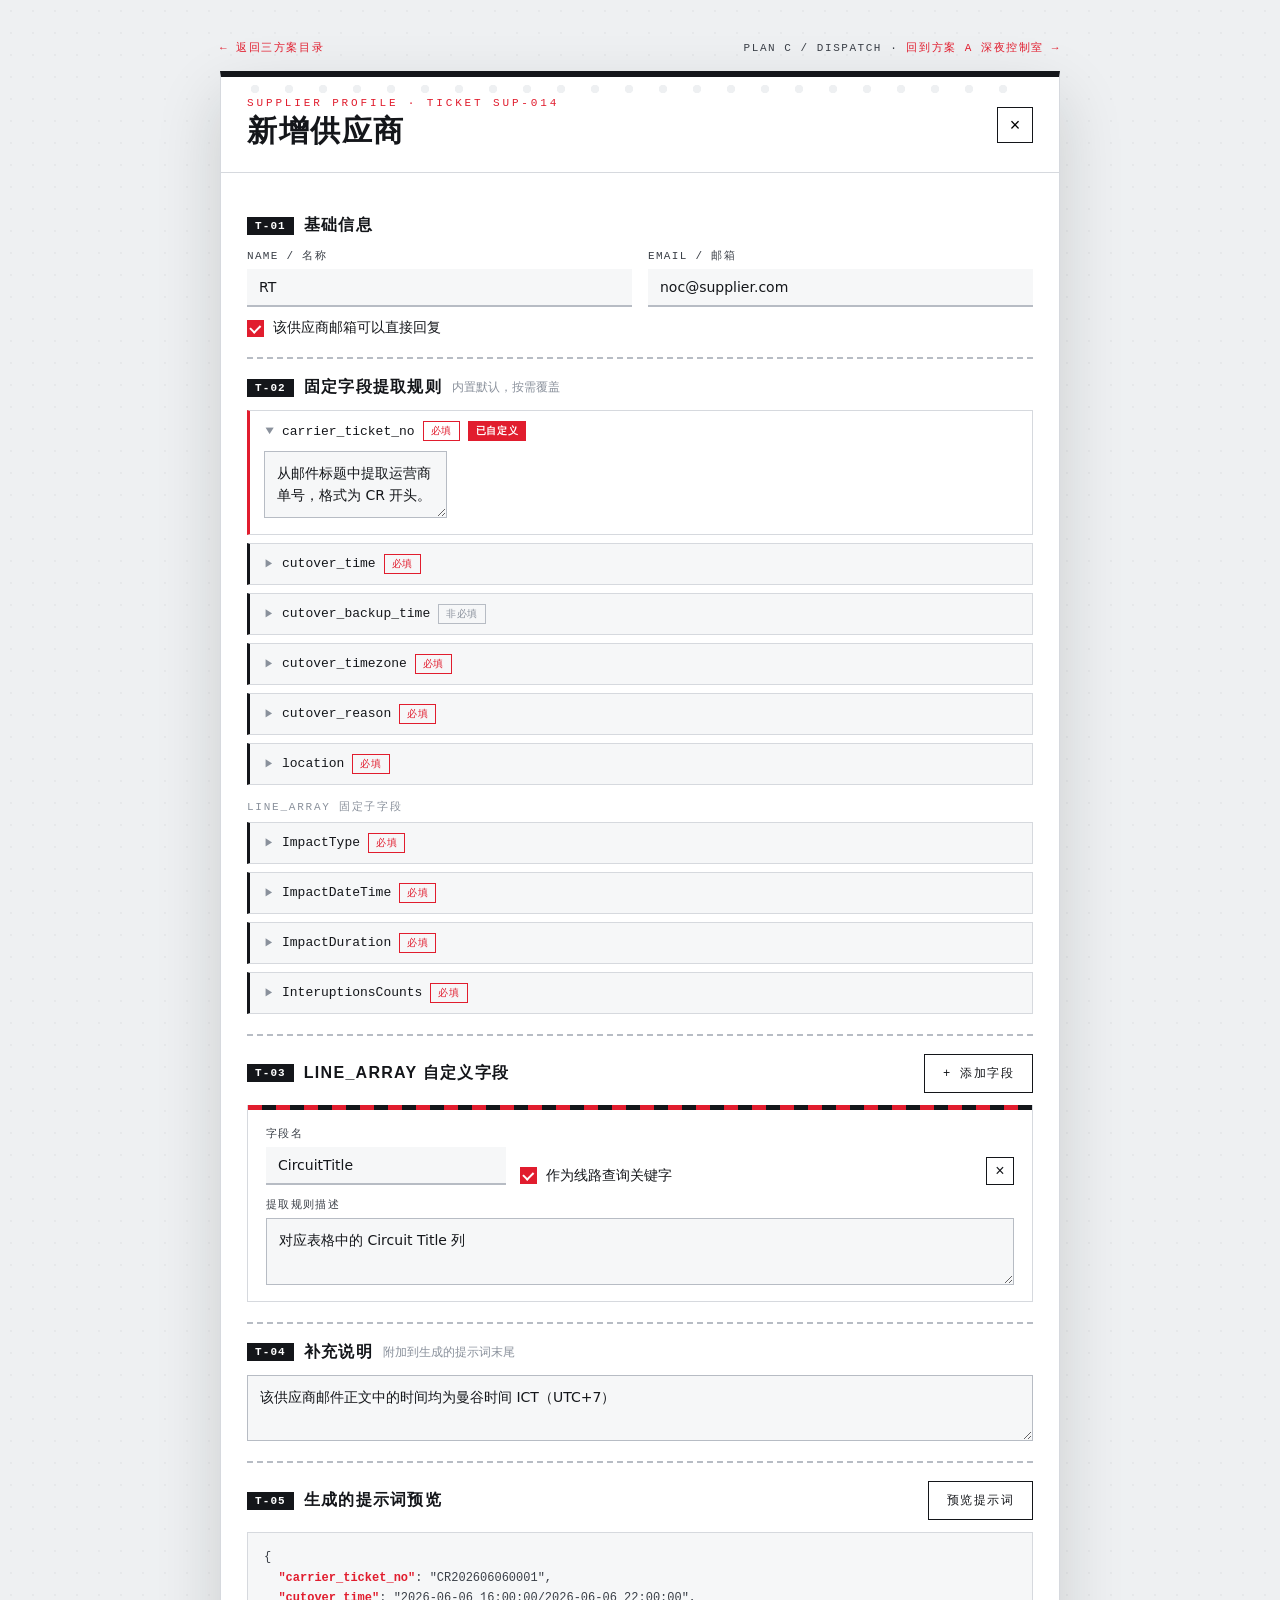
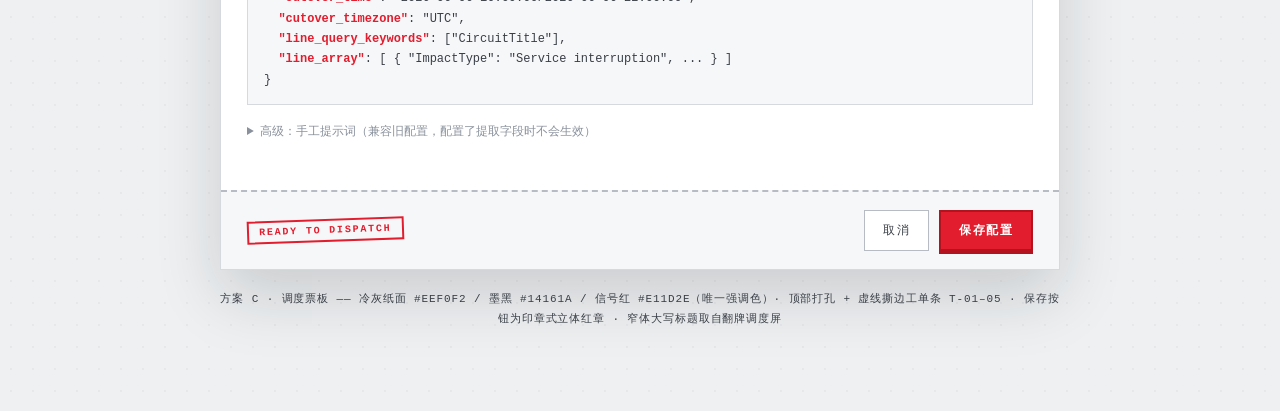
<file: mail-listen/static/design/plan-c.html>
<!doctype html>
<html lang="zh-CN">
<head>
<meta charset="utf-8">
<meta name="viewport" content="width=device-width, initial-scale=1">
<title>方案 C · 调度票板 — 供应商配置弹窗</title>
<style>
  /* ============ 方案 C：调度票板 Dispatch ============
     场景：调度中心的撕票式工单板。每个配置区块是一条工单条，
     顶部打孔、底部虚线撕边；信号红只用于印章式关键动作。
     窄体大写标题来自翻牌调度屏。灰阶为底，红为唯一强调色。
  ==================================================== */
  :root{
    --paper:#eef0f2; --ticket:#ffffff; --ticket-2:#f6f7f8;
    --ink:#14161a; --ink-2:#3a3f47; --muted:#8a919c;
    --line:#d6d9de; --dash:#b7bcc4;
    --red:#e11d2e; --red-deep:#b3121f; --red-soft:#fdecee;
    --mono:"SF Mono","JetBrains Mono",Menlo,Consolas,monospace;
    --disp:"Avenir Next Condensed","Helvetica Neue","PingFang SC",sans-serif;
    --body:"Helvetica Neue","PingFang SC",system-ui,sans-serif;
  }
  *{box-sizing:border-box;margin:0}
  body{
    background:var(--paper);
    background-image:radial-gradient(rgb(20 22 26 / 4%) 1px, transparent 1px);
    background-size:22px 22px;
    color:var(--ink); font-family:var(--body);
    min-height:100dvh; padding:40px 20px 80px;
  }
  .topbar{
    max-width:840px;margin:0 auto 16px;display:flex;justify-content:space-between;align-items:center;
    font-family:var(--mono);font-size:11px;letter-spacing:.14em;color:var(--ink-2);text-transform:uppercase;
  }
  .topbar a{color:var(--red);text-decoration:none}
  .topbar a:hover{text-decoration:underline}

  /* ---------- 票板 ---------- */
  .board{
    max-width:840px;margin:0 auto;background:var(--ticket);
    border:1px solid var(--line);border-top:6px solid var(--ink);
    box-shadow:0 26px 60px rgb(20 22 26 / 16%);
  }
  .board-head{
    display:flex;align-items:center;justify-content:space-between;gap:16px;
    padding:20px 26px;border-bottom:1px solid var(--line);position:relative;
  }
  /* 打孔 */
  .board-head::before{
    content:"";position:absolute;top:8px;left:26px;right:26px;height:8px;
    background:radial-gradient(circle 4px at 8px 4px, var(--paper) 4px, transparent 4.5px);
    background-size:34px 8px;background-repeat:repeat-x;
  }
  .board-head .eyebrow{
    font-family:var(--mono);font-size:11px;letter-spacing:.26em;color:var(--red);text-transform:uppercase;
  }
  .board-head h1{
    font-family:var(--disp);font-size:30px;font-weight:700;letter-spacing:.05em;
    text-transform:uppercase;margin-top:2px;
  }
  .close-btn{
    width:36px;height:36px;border:1.5px solid var(--ink);background:var(--ticket);
    font-size:18px;line-height:1;cursor:pointer;transition:.15s;
  }
  .close-btn:hover{background:var(--ink);color:var(--ticket)}
  .board-body{padding:24px 26px;display:grid;gap:0}

  /* ---------- 工单条：区块 ---------- */
  .stub{padding:18px 0 20px;border-bottom:2px dashed var(--dash);display:grid;gap:12px}
  .stub:last-of-type{border-bottom:none}
  .stub-head{display:flex;align-items:center;gap:10px}
  .stub-no{
    font-family:var(--mono);font-size:11px;font-weight:700;letter-spacing:.1em;
    color:var(--ticket);background:var(--ink);padding:3px 8px;
  }
  .stub-head h2{
    font-family:var(--disp);font-size:16px;font-weight:700;letter-spacing:.08em;text-transform:uppercase;
  }
  .stub-head .hint{font-size:12px;color:var(--muted)}
  .stub-head .spacer{flex:1}

  /* ---------- 表单控件 ---------- */
  .field-grid{display:grid;grid-template-columns:1fr 1fr;gap:16px}
  label.f{display:grid;gap:6px}
  label.f > span,.lbl{
    font-family:var(--mono);font-size:11px;letter-spacing:.12em;color:var(--ink-2);text-transform:uppercase;
  }
  input[type="text"],input[type="email"],textarea{
    font-family:var(--body);font-size:14px;color:var(--ink);
    background:var(--ticket-2);border:none;border-bottom:2px solid var(--dash);
    padding:10px 12px;transition:.15s;
  }
  input:focus,textarea:focus{
    outline:none;background:var(--ticket);border-bottom-color:var(--ink);
    box-shadow:0 2px 0 var(--ink);
  }
  textarea{resize:vertical;line-height:1.6;border:1.5px solid var(--dash)}
  textarea:focus{border-color:var(--ink);box-shadow:0 2px 0 var(--ink)}

  .check-row{display:flex;align-items:center;gap:9px;font-size:13.5px;color:var(--ink)}
  .check-row input{
    appearance:none;width:17px;height:17px;border:2px solid var(--ink);background:var(--ticket);
    display:grid;place-content:center;cursor:pointer;transition:.15s;
  }
  .check-row input:checked{background:var(--red);border-color:var(--red)}
  .check-row input:checked::before{
    content:"";width:8px;height:5px;border-left:2px solid var(--ticket);border-bottom:2px solid var(--ticket);
    transform:rotate(-45deg) translateY(-1px);
  }
  .check-row input:focus-visible{outline:2px solid var(--red);outline-offset:2px}

  /* ---------- 固定字段：票根 ---------- */
  .fixed-list{display:grid;gap:8px}
  details.ff{
    border:1px solid var(--line);background:var(--ticket-2);
    border-left:3px solid var(--ink);transition:.15s;
  }
  details.ff[open]{background:var(--ticket);border-left-color:var(--red)}
  details.ff summary{
    list-style:none;cursor:pointer;display:flex;align-items:center;gap:8px;flex-wrap:wrap;
    padding:10px 14px;font-family:var(--mono);font-size:13px;color:var(--ink);
  }
  details.ff summary::-webkit-details-marker{display:none}
  details.ff summary .caret{color:var(--muted);font-size:10px;transition:transform .15s}
  details.ff[open] summary .caret{transform:rotate(90deg)}
  details.ff .body{padding:0 14px 12px}
  .badge{
    font-family:var(--mono);font-size:10px;letter-spacing:.06em;padding:2px 7px;
    border:1px solid var(--dash);color:var(--muted);
  }
  .badge.req{border-color:var(--red);color:var(--red)}
  .badge.mod{background:var(--red);border-color:var(--red);color:var(--ticket);font-weight:700}
  .sub-title{
    font-family:var(--mono);font-size:11px;letter-spacing:.16em;color:var(--muted);
    text-transform:uppercase;margin-top:6px;
  }

  /* ---------- 自定义字段条 ---------- */
  .line-card{
    border:1px solid var(--line);background:var(--ticket);padding:16px 18px;position:relative;
  }
  .line-card::before{
    content:"";position:absolute;top:-1px;left:0;right:0;height:5px;
    background:repeating-linear-gradient(90deg,var(--red) 0 14px, var(--ink) 14px 28px);
  }
  .line-top{display:flex;align-items:flex-end;gap:14px;flex-wrap:wrap;margin-bottom:12px;margin-top:4px}
  .line-top .f-name{width:240px}
  .del-btn{
    margin-left:auto;width:28px;height:28px;border:1.5px solid var(--ink);background:var(--ticket);
    color:var(--ink);font-size:16px;line-height:1;cursor:pointer;transition:.15s;
  }
  .del-btn:hover{background:var(--red);border-color:var(--red);color:var(--ticket)}

  /* ---------- 按钮：印章式主按钮 ---------- */
  .btn{
    font-family:var(--mono);font-size:12px;letter-spacing:.12em;text-transform:uppercase;
    padding:10px 18px;cursor:pointer;transition:.12s;border:1.5px solid var(--ink);background:var(--ticket);
  }
  .btn:active{transform:translateY(1px)}
  .btn.add{color:var(--ink)}
  .btn.add:hover{background:var(--ink);color:var(--ticket)}
  .btn.primary{
    background:var(--red);border:2px solid var(--red-deep);color:var(--ticket);font-weight:700;
    box-shadow:0 3px 0 var(--red-deep);
  }
  .btn.primary:hover{background:var(--red-deep)}
  .btn.ghost{border-color:var(--dash);color:var(--ink-2)}
  .btn.ghost:hover{border-color:var(--ink);color:var(--ink)}
  .btn:focus-visible{outline:2px solid var(--red);outline-offset:2px}

  /* ---------- 预览：票板告示 ---------- */
  .preview-box{
    font-family:var(--mono);font-size:12px;line-height:1.7;color:var(--ink-2);
    background:var(--ticket-2);border:1px solid var(--line);padding:14px 16px;white-space:pre-wrap;
  }
  .preview-box b{color:var(--red);font-weight:700}
  details.advanced summary{cursor:pointer;font-size:12px;color:var(--muted);padding:6px 0}
  details.advanced textarea{margin-top:8px;width:100%}

  /* ---------- 底部撕边 + 操作 ---------- */
  .board-foot{
    display:flex;justify-content:space-between;align-items:center;gap:12px;
    padding:18px 26px;background:var(--ticket-2);
    border-top:2px dashed var(--dash);
  }
  .stamp-tag{
    font-family:var(--mono);font-size:10px;font-weight:700;letter-spacing:.18em;
    color:var(--red);border:2px solid var(--red);padding:4px 10px;transform:rotate(-2deg);
    text-transform:uppercase;
  }

  .plan-note{
    max-width:840px;margin:20px auto 0;font-family:var(--mono);font-size:11px;
    letter-spacing:.08em;color:var(--ink-2);line-height:1.8;text-align:center;
  }
  @media (max-width:680px){
    .field-grid{grid-template-columns:1fr}
    .board-head h1{font-size:24px}
  }
  @media (prefers-reduced-motion:reduce){*{transition:none!important;animation:none!important}}
</style>
</head>
<body>
  <div class="topbar">
    <a href="index.html">← 返回三方案目录</a>
    <span>PLAN C / DISPATCH · <a href="plan-a.html">回到方案 A 深夜控制室 →</a></span>
  </div>

  <section class="board" aria-label="新增供应商表单（方案 C 预览）">
    <div class="board-head">
      <div>
        <p class="eyebrow">Supplier Profile · Ticket SUP-014</p>
        <h1>新增供应商</h1>
      </div>
      <button class="close-btn" type="button" aria-label="关闭">×</button>
    </div>

    <div class="board-body">
      <!-- T-01 基础信息 -->
      <div class="stub">
        <div class="stub-head"><span class="stub-no">T-01</span><h2>基础信息</h2></div>
        <div class="field-grid">
          <label class="f"><span>Name / 名称</span><input type="text" value="RT" placeholder="例如 RT"></label>
          <label class="f"><span>Email / 邮箱</span><input type="email" value="noc@supplier.com" placeholder="noc@supplier.com"></label>
        </div>
        <label class="check-row"><input type="checkbox" checked>该供应商邮箱可以直接回复</label>
      </div>

      <!-- T-02 固定字段 -->
      <div class="stub">
        <div class="stub-head">
          <span class="stub-no">T-02</span><h2>固定字段提取规则</h2>
          <span class="hint">内置默认，按需覆盖</span>
        </div>
        <div class="fixed-list">
          <details class="ff" open>
            <summary><span class="caret">▶</span>carrier_ticket_no <span class="badge req">必填</span> <span class="badge mod">已自定义</span></summary>
            <div class="body"><textarea rows="2">从邮件标题中提取运营商单号，格式为 CR 开头。</textarea></div>
          </details>
          <details class="ff">
            <summary><span class="caret">▶</span>cutover_time <span class="badge req">必填</span></summary>
            <div class="body"><textarea rows="2">从邮件正文中提取割接时间，并转换为 UTC 时间。对应邮件内容中：Start Time 和 End Time。</textarea></div>
          </details>
          <details class="ff">
            <summary><span class="caret">▶</span>cutover_backup_time <span class="badge">非必填</span></summary>
            <div class="body"><textarea rows="2">提取备用割接时间（Backup Time / Reserve Time 等），规则与 cutover_time 一致。</textarea></div>
          </details>
          <details class="ff">
            <summary><span class="caret">▶</span>cutover_timezone <span class="badge req">必填</span></summary>
            <div class="body"><textarea rows="2">转换为 UTC 则输出 UTC；原文无明确时区则输出空字符串。</textarea></div>
          </details>
          <details class="ff">
            <summary><span class="caret">▶</span>cutover_reason <span class="badge req">必填</span></summary>
            <div class="body"><textarea rows="2">优先提取 Reason 字段后的完整原因描述，不根据常识补充。</textarea></div>
          </details>
          <details class="ff">
            <summary><span class="caret">▶</span>location <span class="badge req">必填</span></summary>
            <div class="body"><textarea rows="2">提取割接地点 / Site / POP / DC / A End / Z End 等字段内容。</textarea></div>
          </details>

          <p class="sub-title">line_array 固定子字段</p>
          <details class="ff">
            <summary><span class="caret">▶</span>ImpactType <span class="badge req">必填</span></summary>
            <div class="body"><textarea rows="2">影响类型，根据 Downtime 判断：中断、闪断、Service interruption 等。</textarea></div>
          </details>
          <details class="ff">
            <summary><span class="caret">▶</span>ImpactDateTime <span class="badge req">必填</span></summary>
            <div class="body"><textarea rows="2">与 cutover_time 保持一致，转换为北京时间 UTC+8。</textarea></div>
          </details>
          <details class="ff">
            <summary><span class="caret">▶</span>ImpactDuration <span class="badge req">必填</span></summary>
            <div class="body"><textarea rows="2">影响时长，从 Downtime 获取；无影响则为 0。</textarea></div>
          </details>
          <details class="ff">
            <summary><span class="caret">▶</span>InteruptionsCounts <span class="badge req">必填</span></summary>
            <div class="body"><textarea rows="2">默认值 1。</textarea></div>
          </details>
        </div>
      </div>

      <!-- T-03 自定义字段 -->
      <div class="stub">
        <div class="stub-head">
          <span class="stub-no">T-03</span><h2>line_array 自定义字段</h2>
          <span class="spacer"></span>
          <button class="btn add" type="button">+ 添加字段</button>
        </div>
        <div class="line-card">
          <div class="line-top">
            <label class="f f-name"><span>字段名</span><input type="text" value="CircuitTitle"></label>
            <label class="check-row"><input type="checkbox" checked>作为线路查询关键字</label>
            <button class="del-btn" type="button" aria-label="删除该字段">×</button>
          </div>
          <label class="f"><span>提取规则描述</span><textarea rows="2" placeholder="描述该字段在线路表格中的对应列和提取方式">对应表格中的 Circuit Title 列</textarea></label>
        </div>
      </div>

      <!-- T-04 补充说明 -->
      <div class="stub">
        <div class="stub-head"><span class="stub-no">T-04</span><h2>补充说明</h2><span class="hint">附加到生成的提示词末尾</span></div>
        <textarea rows="2" placeholder="例如：该供应商邮件正文中的时间均为曼谷时间 ICT（UTC+7）">该供应商邮件正文中的时间均为曼谷时间 ICT（UTC+7）</textarea>
      </div>

      <!-- T-05 预览 -->
      <div class="stub">
        <div class="stub-head">
          <span class="stub-no">T-05</span><h2>生成的提示词预览</h2>
          <span class="spacer"></span>
          <button class="btn add" type="button">预览提示词</button>
        </div>
        <div class="preview-box">{
  <b>"carrier_ticket_no"</b>: "CR202606060001",
  <b>"cutover_time"</b>: "2026-06-06 16:00:00/2026-06-06 22:00:00",
  <b>"cutover_timezone"</b>: "UTC",
  <b>"line_query_keywords"</b>: ["CircuitTitle"],
  <b>"line_array"</b>: [ { "ImpactType": "Service interruption", ... } ]
}</div>
        <details class="advanced">
          <summary>高级：手工提示词（兼容旧配置，配置了提取字段时不会生效）</summary>
          <textarea rows="3" placeholder="未配置提取字段时，使用此处手工填写的提示词"></textarea>
        </details>
      </div>
    </div>

    <div class="board-foot">
      <span class="stamp-tag">Ready to dispatch</span>
      <div style="display:flex;gap:10px">
        <button class="btn ghost" type="button">取消</button>
        <button class="btn primary" type="button">保存配置</button>
      </div>
    </div>
  </section>

  <p class="plan-note">
    方案 C · 调度票板 —— 冷灰纸面 #EEF0F2 / 墨黑 #14161A / 信号红 #E11D2E（唯一强调色）·
    顶部打孔 + 虚线撕边工单条 T-01–05 · 保存按钮为印章式立体红章 · 窄体大写标题取自翻牌调度屏
  </p>
</body>
</html>
</file>
